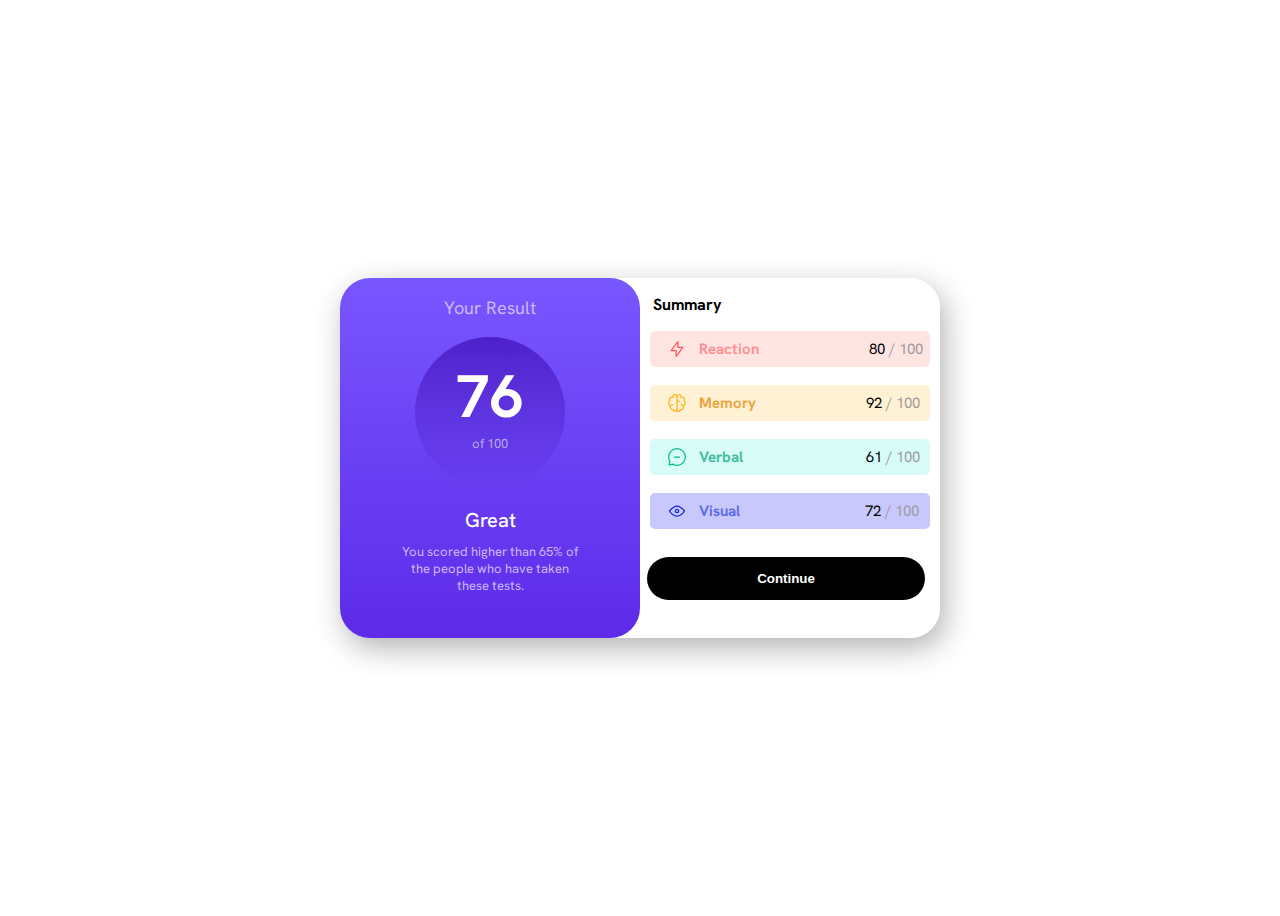
<file: index.html>
<!DOCTYPE html>
<html lang="en">
<head>
  <meta charset="UTF-8">
  <meta name="viewport" content="width=device-width, initial-scale=1.0"> <!-- displays site properly based on user's device -->

  <link rel="icon" type="image/png" sizes="32x32" href="./assets/images/favicon-32x32.png">
  <link rel="preconnect" href="https://fonts.googleapis.com">
  <link rel="preconnect" href="https://fonts.gstatic.com" crossorigin>
  <link href="https://fonts.googleapis.com/css2?family=Hanken+Grotesk:wght@500;700;800&display=swap" rel="stylesheet">
  <link rel="stylesheet" href="styles.css">  
  <title>Frontend Mentor | Results summary component</title>

  <!-- Feel free to remove these styles or customise in your own stylesheet 👍 -->
  <style>
    
  </style>
</head>
<body>
   <div class="main-container">
    <div class="left-container">
        <p class="your-result">Your Result</p>
        <div class="circle-container">
            <p class="mark-obtained">76</p>
            <P class="mark-obtainable">of 100</P>
        </div>
       <P class="complimentA">Great</P>
       <p class="remark">
         You scored higher than 65% of the people who have taken these tests.
       </p>
       
    </div>
    <div class="right-container">
        <p class="summary">Summary</p>
        <div class="main-result-card">
            <div class="result-card-1 result-card">
                <div class="sub-result-card-1">
                    <img src="assets/images/icon-reaction.svg" class="transparent1">
                    <span class="transparent2">Reaction</span>
                    <span class="transparent3">80 <span>/ 100</span>
                </div>
                
            </div>
            <div class="result-card-2 result-card"> 
                <div class="sub-result-card-2">
                    <img src="assets/images/icon-memory.svg" class="transparent1">
                    <span class="transparent2">Memory</span>
                    <span class="transparent3">92 <span>/ 100</span>
                </div>
            </div>
                
            <div class="result-card-3 result-card">
                <div class="sub-result-card-3">
                    <img src="assets/images/icon-verbal.svg" class="transparent1">
                    <span class="transparent2">Verbal</span>
                    <span class="transparent3">61 <span>/ 100</span>
                </div>
                
            </div>
            <div class="result-card-4 result-card">
                <div class="sub-result-card-4">
                    <img src="assets/images/icon-visual.svg" class="transparent1">
                    <span class="transparent2">Visual</span>
                    <span class="transparent3">72 <span>/ 100</span>
                </div>
                
            </div>
        </div>
        <div class="button-div">
            <button class="continue-button">Continue</button>
        </div>
    
    </div>
   </div>
  
  <!---disabled <div class="attribution">
    Challenge by <a href="https://www.frontendmentor.io?ref=challenge" target="_blank">Frontend Mentor</a>. 
    Coded by <a href="https://www.frontendmentor.io/profile/Real-prodigy">Real-Prodigy</a>
  </div>
  --->
</body>
</html>
</file>
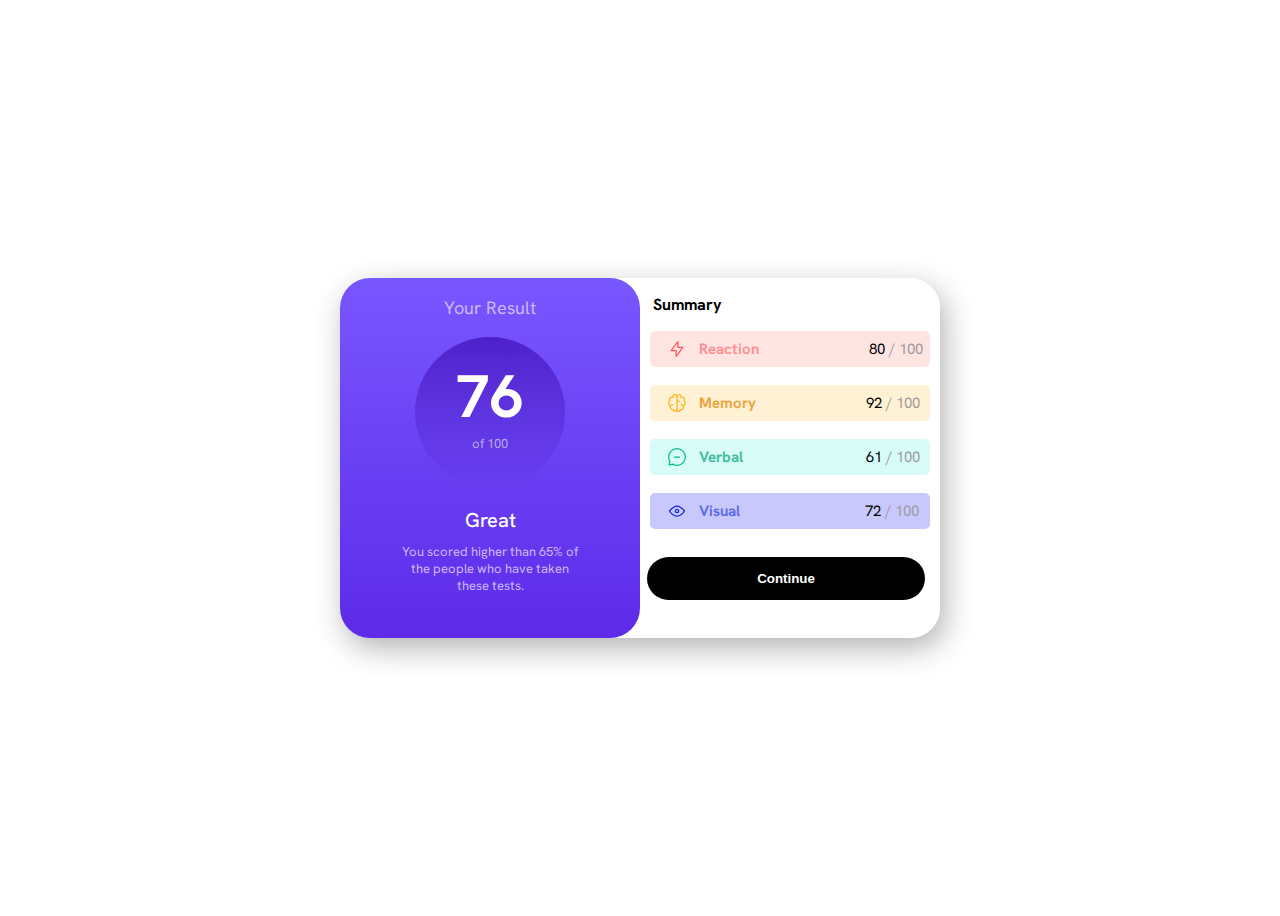
<file: frontendMentor/index.html>
<!DOCTYPE html>
<html lang="en">
<head>
  <meta charset="UTF-8">
  <meta name="viewport" content="width=device-width, initial-scale=1.0"> <!-- displays site properly based on user's device -->

  <link rel="icon" type="image/png" sizes="32x32" href="./assets/images/favicon-32x32.png">
  <link rel="preconnect" href="https://fonts.googleapis.com">
  <link rel="preconnect" href="https://fonts.gstatic.com" crossorigin>
  <link href="https://fonts.googleapis.com/css2?family=Hanken+Grotesk:wght@500;700;800&display=swap" rel="stylesheet">
  <link rel="stylesheet" href="styles.css">  
  <title>Frontend Mentor | Results summary component</title>

  <!-- Feel free to remove these styles or customise in your own stylesheet 👍 -->
  <style>
    
  </style>
</head>
<body>
   <div class="main-container">
    <div class="left-container">
        <p class="your-result">Your Result</p>
        <div class="circle-container">
            <p class="mark-obtained">76</p>
            <P class="mark-obtainable">of 100</P>
        </div>
       <P class="complimentA">Great</P>
       <p class="remark">
         You scored higher than 65% of the people who have taken these tests.
       </p>
       
    </div>
    <div class="right-container">
        <p class="summary">Summary</p>
        <div class="main-result-card">
            <div class="result-card-1 result-card">
                <div class="sub-result-card-1">
                    <img src="assets/images/icon-reaction.svg" class="transparent1">
                    <span class="transparent2">Reaction</span>
                    <span class="transparent3">80 <span>/ 100</span></span>
                </div>
                
            </div>
            <div class="result-card-2 result-card"> 
                <div class="sub-result-card-2">
                    <img src="assets/images/icon-memory.svg" class="transparent1">
                    <span class="transparent2">Memory</span>
                    <span class="transparent3">92 <span>/ 100</span></span>
                </div>
            </div>
                
            <div class="result-card-3 result-card">
                <div class="sub-result-card-3">
                    <img src="assets/images/icon-verbal.svg" class="transparent1">
                    <span class="transparent2">Verbal</span>
                    <span class="transparent3">61 <span>/ 100</span></span>
                </div>
                
            </div>
            <div class="result-card-4 result-card">
                <div class="sub-result-card-4">
                    <img src="assets/images/icon-visual.svg" class="transparent1">
                    <span class="transparent2">Visual</span>
                    <span class="transparent3">72 <span>/ 100</span></span>
                </div>
                
            </div>
        </div>
        <div class="button-div">
            <button class="continue-button">Continue</button>
        </div>
    
    </div>
   </div>
  
  <!---disabled <div class="attribution">
    Challenge by <a href="https://www.frontendmentor.io?ref=challenge" target="_blank">Frontend Mentor</a>. 
    Coded by <a href="https://www.frontendmentor.io/profile/Real-prodigy">Real-Prodigy</a>
  </div>
  --->
</body>
</html>
</file>
<file: styles.css>
.attribution { font-size: 11px; text-align: center; margin: 0 auto;}
.attribution a { color: hsl(228, 45%, 44%); }

body{
    font-family: Hanken Grotesk;
    min-height: 100vh; /* We make sure that body covers entirety of the screen so then we can center all elements on screen, we use min-height instead of height, so we dont have any responsiveness issues that would be caused by changed size of the screen  */
    display: flex; /* There we set display of body to flexbox */
    flex-direction: column; /* Sets direction of flexbox to column */
    justify-content: center; /* Centering elements inside body on main axis */
    align-items: center; /* Centering elements inside body on cross axis */
}
.main-container{
    display: flex;
    background-color: white;
    border-radius: 30px;
    max-width: 600px;
    flex-shrink: 0;
    box-shadow: 5px 10px 30px 0px rgba(0, 0, 0, 0.3);
}

/* The Right-hand side of the result card*/
.left-container{
    background-image: linear-gradient(hsl(252, 100%, 67%), hsl(256, 81%, 54%));
    border-radius: 30px;
    width: 300px;
    height: 360px;
    flex-shrink: 0;
}

.your-result{
    font-size: 18px;
    text-align: center;
    color:#CAB8FF;
}
.circle-container{
    background-image: linear-gradient(hsla(256, 72%, 46%, 1), hsla(241, 72%, 46%, 0));
    height: 150px;
    width: 150px;
    border-radius: 75px;
    margin: auto;
    display: block;
}
.mark-obtained{
    text-align: center;
    font-size: 60px;
    color:white;
    font-weight: 700;
    padding-top: 20px;
    margin-bottom: 0;
    margin-top: 0;
    }

.mark-obtainable{
    text-align: center;
    margin-top: 0;
    font-size: small;
    color: #b8a7ee;
}
.complimentA{
    color:white;
    text-align: center;
    font-size: 20px;
    font-weight: 500;
    margin-bottom: 10px;
}
.remark{
    margin: auto;
    text-align: center;
    color: #CAB8FF;
    font-size: small;
    max-width: 180px;
}

/* The Right-hand side of the result card*/

.right-container{ 
    width: 300px;
    height: 360px;
    border-radius: 30px;
    background-color: white;
}
.summary{
    color:black;
    font-weight: bold;
    margin-left: 13px;
}
.result-card-1{
    display: flex;
    background-color:#FFE5E2;
    border-radius: 5px;
    border-top-left-radius: 7px solid black;
    padding: 8px 5px;
    align-items: center;
    margin-right: 15px;
}
.right-container{
    flex-shrink: 0;
}
.sub-result-card-1{
    display: flex;
    background-color: #FFE5E2;
    font-size: 15px;
}
.sub-result-card-2{
    display: flex;
    background-color: #FFF2D4;
    font-size: 15px;
}
.sub-result-card-3{
    display: flex;
    background-color: #D7FBF7;
    font-size: 15px;
}
.sub-result-card-4{
    display: flex;
    background-color: #C8C8FD;
    font-size: 15px;
}

.transparent1{
    margin-left: 12px;margin-right: 12px;
    size: 5px;
}
.trnsparent2{
    font-size: 12px;
}
.transparent3{
    margin-left: 110px;
}

.result-card-2{
    display: flex;
    background-color: #FFF2D4;
    border-radius: 5px;
    border-top-left-radius: 7px solid black;
    padding: 8px 5px;
    align-items: center;
    margin-right: 15px;
    margin-top: 18px;
}

.result-card-3{
    display: flex;
    background-color: #D7FBF7;
    border-radius: 5px;
    border-top-left-radius: 7px solid black;
    padding: 8px 5px;
    align-items: center;
    margin-right: 15px;
    margin-top: 18px;
}

.result-card-4{
    display: flex;
    background-color: #C8C8FD;
    border-radius: 5px;
    border-top-left-radius: 7px solid black;
    padding: 8px 5px;
    align-items: center;
    margin-right: 15px;
    margin-top: 18px;
}
.result-card{
   margin-left: 10px;
   margin-right: 10px;
}
.sub-result-card-1 > .transparent2{
    color: #FF9096;
    font-weight:  bold;
}
.sub-result-card-2 > .transparent2{
    color: #eca43f;
    font-weight:  bold;
}
.sub-result-card-3 > .transparent2{
    color: #44BD9E;
    font-weight:  bold;
}
.sub-result-card-4 > .transparent2{
    color: #5f6ce6;
    font-weight:  bold;
}
.sub-result-card-3 > .transparent3{
    margin-left: 123px;
}
.sub-result-card-4 > .transparent3{
    margin-left: 125px;
}

/*To Add color to the marks obtainable at the RHS of the card*/
.sub-result-card-4 > .transparent3 > span,
.sub-result-card-3 > .transparent3 > span,
.sub-result-card-2 > .transparent3 > span,
.sub-result-card-1 > .transparent3 > span{
    color:#9e99a0;
}

/*button design*/
.button-div{
    display: flex;
    margin-top: 28px;
    margin-right: 8px;
}
.continue-button{
    color:white;
    background-color: black;
    padding: 14px 110px;
    border: none;
    border-radius: 25px;
    margin: auto;
    cursor: pointer;
    font-weight: bold;
    transition: background 0.5s ease;
}

.continue-button:hover{
    background-image: linear-gradient(hsl(252, 100%, 67%), hsl(256, 81%, 54%));
}
.continue-button:active{
    background-image: linear-gradient(hsl(252, 73%, 65%), hsl(256, 71%, 44%));
}


/* For Screens Below 700px(mobile)*/
@media (max-width:650px) {
    body{
        margin: 0;
    }
    .main-container{
        display: flex;
        flex-direction: column;
        margin-top: -80px;
        padding-top: 60px;
        height: auto;
        max-width: 100%;
        box-shadow: unset;

    }
    .left-container{
        margin-top: -80px;
        padding-top: 60px;
        vertical-align: middle;
        margin-left: auto;
        min-width: 100%;
        height: 270px;
    }
    .right-container{
        height: auto;
        padding-bottom: 20px;
    }
    .circle-container{
        height: 100px;
        width: 100px;
        border-radius: 50px;
    }
    .your-result{
        margin-top: 48px;
        vertical-align: middle;
        margin-bottom: 5px;
        font-size: medium;
    }
    .complimentA{
        margin-top: 4px;
    }
    .circle-container{
        margin-bottom: 0;
        margin-top: 0;
    }
    .summary{
        margin-top: 5px;
        
        margin-right: 10px;
    }
    .mark-obtained{
        font-size: 40px;
    }
    .mark-obtainable{
        font-size: smaller;
    }
    .remark{
        font-size: small;
        max-width: 220px;
        margin-top: 2px;
        margin-bottom: 22px;
    }
    .attribution{
        text-align: center;
    }
    
}
</file>
<file: frontendMentor/styles.css>
.attribution { font-size: 11px; text-align: center; margin: 0 auto;}
.attribution a { color: hsl(228, 45%, 44%); }

body{
    font-family: Hanken Grotesk;
    min-height: 100vh; /* We make sure that body covers entirety of the screen so then we can center all elements on screen, we use min-height instead of height, so we dont have any responsiveness issues that would be caused by changed size of the screen  */
    display: flex; /* There we set display of body to flexbox */
    flex-direction: column; /* Sets direction of flexbox to column */
    justify-content: center; /* Centering elements inside body on main axis */
    align-items: center; /* Centering elements inside body on cross axis */
}
.main-container{
    display: flex;
    background-color: white;
    border-radius: 30px;
    max-width: 600px;
    flex-shrink: 0;
    box-shadow: 5px 10px 30px 0px rgba(0, 0, 0, 0.3);
}

/* The Right-hand side of the result card*/
.left-container{
    background-image: linear-gradient(hsl(252, 100%, 67%), hsl(256, 81%, 54%));
    border-radius: 30px;
    width: 300px;
    height: 360px;
    flex-shrink: 0;
}

.your-result{
    font-size: 18px;
    text-align: center;
    color:#CAB8FF;
}
.circle-container{
    background-image: linear-gradient(hsla(256, 72%, 46%, 1), hsla(241, 72%, 46%, 0));
    height: 150px;
    width: 150px;
    border-radius: 75px;
    margin: auto;
    display: block;
}
.mark-obtained{
    text-align: center;
    font-size: 60px;
    color:white;
    font-weight: 700;
    padding-top: 20px;
    margin-bottom: 0;
    margin-top: 0;
    }

.mark-obtainable{
    text-align: center;
    margin-top: 0;
    font-size: small;
    color: #b8a7ee;
}
.complimentA{
    color:white;
    text-align: center;
    font-size: 20px;
    font-weight: 500;
    margin-bottom: 10px;
}
.remark{
    margin: auto;
    text-align: center;
    color: #CAB8FF;
    font-size: small;
    max-width: 180px;
}

/* The Right-hand side of the result card*/

.right-container{ 
    width: 300px;
    height: 360px;
    border-radius: 30px;
    background-color: white;
}
.summary{
    color:black;
    font-weight: bold;
    margin-left: 13px;
}
.result-card-1{
    display: flex;
    background-color:#FFE5E2;
    border-radius: 5px;
    border-top-left-radius: 7px solid black;
    padding: 8px 5px;
    align-items: center;
    margin-right: 15px;
}
.right-container{
    flex-shrink: 0;
}
.sub-result-card-1{
    display: flex;
    background-color: #FFE5E2;
    font-size: 15px;
}
.sub-result-card-2{
    display: flex;
    background-color: #FFF2D4;
    font-size: 15px;
}
.sub-result-card-3{
    display: flex;
    background-color: #D7FBF7;
    font-size: 15px;
}
.sub-result-card-4{
    display: flex;
    background-color: #C8C8FD;
    font-size: 15px;
}

.transparent1{
    margin-left: 12px;margin-right: 12px;
    size: 5px;
}
.trnsparent2{
    font-size: 12px;
}
.transparent3{
    margin-left: 110px;
}

.result-card-2{
    display: flex;
    background-color: #FFF2D4;
    border-radius: 5px;
    border-top-left-radius: 7px solid black;
    padding: 8px 5px;
    align-items: center;
    margin-right: 15px;
    margin-top: 18px;
}

.result-card-3{
    display: flex;
    background-color: #D7FBF7;
    border-radius: 5px;
    border-top-left-radius: 7px solid black;
    padding: 8px 5px;
    align-items: center;
    margin-right: 15px;
    margin-top: 18px;
}

.result-card-4{
    display: flex;
    background-color: #C8C8FD;
    border-radius: 5px;
    border-top-left-radius: 7px solid black;
    padding: 8px 5px;
    align-items: center;
    margin-right: 15px;
    margin-top: 18px;
}
.result-card{
   margin-left: 10px;
   margin-right: 10px;
}
.sub-result-card-1 > .transparent2{
    color: #FF9096;
    font-weight:  bold;
}
.sub-result-card-2 > .transparent2{
    color: #eca43f;
    font-weight:  bold;
}
.sub-result-card-3 > .transparent2{
    color: #44BD9E;
    font-weight:  bold;
}
.sub-result-card-4 > .transparent2{
    color: #5f6ce6;
    font-weight:  bold;
}
.sub-result-card-3 > .transparent3{
    margin-left: 123px;
}
.sub-result-card-4 > .transparent3{
    margin-left: 125px;
}

/*To Add color to the marks obtainable at the RHS of the card*/
.sub-result-card-4 > .transparent3 > span,
.sub-result-card-3 > .transparent3 > span,
.sub-result-card-2 > .transparent3 > span,
.sub-result-card-1 > .transparent3 > span{
    color:#9e99a0;
}

/*button design*/
.button-div{
    display: flex;
    margin-top: 28px;
    margin-right: 8px;
}
.continue-button{
    color:white;
    background-color: black;
    padding: 14px 110px;
    border: none;
    border-radius: 25px;
    margin: auto;
    cursor: pointer;
    font-weight: bold;
    transition: background 0.5s ease;
}

.continue-button:hover{
    background-image: linear-gradient(hsl(252, 100%, 67%), hsl(256, 81%, 54%));
}
.continue-button:active{
    background-image: linear-gradient(hsl(252, 73%, 65%), hsl(256, 71%, 44%));
}


/* For Screens Below 700px(mobile)*/
@media (max-width:650px) {
    body{
        margin: 0;
    }
    .main-container{
        display: flex;
        flex-direction: column;
        margin-top: -80px;
        padding-top: 60px;
        height: auto;
        max-width: 100%;
        box-shadow: unset;

    }
    .left-container{
        margin-top: -80px;
        padding-top: 60px;
        vertical-align: middle;
        margin-left: auto;
        min-width: 100%;
        height: 270px;
    }
    .right-container{
        height: auto;
        padding-bottom: 20px;
    }
    .circle-container{
        height: 100px;
        width: 100px;
        border-radius: 50px;
    }
    .your-result{
        margin-top: 48px;
        vertical-align: middle;
        margin-bottom: 5px;
        font-size: medium;
    }
    .complimentA{
        margin-top: 4px;
    }
    .circle-container{
        margin-bottom: 0;
        margin-top: 0;
    }
    .summary{
        margin-top: 5px;
        
        margin-right: 10px;
    }
    .mark-obtained{
        font-size: 40px;
    }
    .mark-obtainable{
        font-size: smaller;
    }
    .remark{
        font-size: small;
        max-width: 220px;
        margin-top: 2px;
        margin-bottom: 22px;
    }
    .attribution{
        text-align: center;
    }
    
}
</file>
